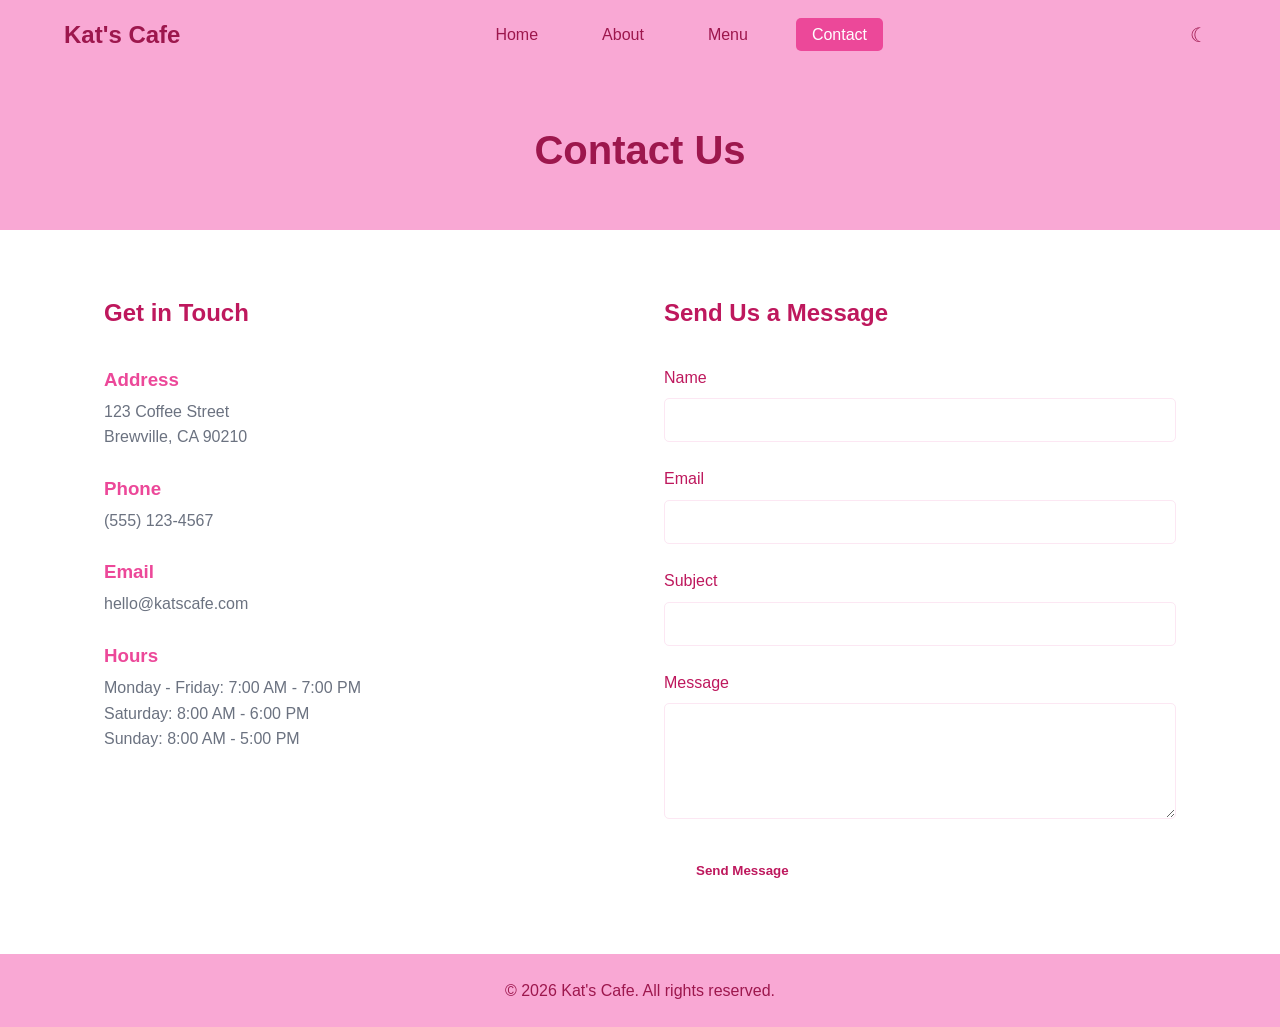
<file: contact.html>
<!DOCTYPE html>
<html lang="en">
<head>
    <meta charset="UTF-8">
    <meta name="viewport" content="width=device-width, initial-scale=1.0">
    <title>Kat's Cafe - Contact</title>
    <link rel="stylesheet" href="styles.css">
    <script>try{var t=localStorage.getItem('theme')||(window.matchMedia('(prefers-color-scheme:dark)').matches?'dark':null);if(t)document.documentElement.setAttribute('data-theme',t)}catch(e){}</script>
</head>
<body>
    <header>
        <nav class="navbar">
            <div class="logo">Kat's Cafe</div>
            <ul class="nav-links">
                <li><a href="index.html">Home</a></li>
                <li><a href="about.html">About</a></li>
                <li><a href="menu.html">Menu</a></li>
                <li><a href="contact.html" class="active">Contact</a></li>
            </ul>
            <div class="nav-controls">
                <button class="dark-toggle" aria-label="Toggle dark mode">☾</button>
                <button class="nav-toggle" aria-label="Toggle navigation">
                    <span class="hamburger"></span>
                </button>
            </div>
        </nav>
    </header>

    <main>
        <section class="page-header">
            <h1>Contact Us</h1>
        </section>

        <section class="contact-content">
            <div class="contact-info">
                <h2>Get in Touch</h2>
                <div class="info-item">
                    <h3>Address</h3>
                    <p>123 Coffee Street<br>Brewville, CA 90210</p>
                </div>
                <div class="info-item">
                    <h3>Phone</h3>
                    <p>(555) 123-4567</p>
                </div>
                <div class="info-item">
                    <h3>Email</h3>
                    <p>hello@katscafe.com</p>
                </div>
                <div class="info-item">
                    <h3>Hours</h3>
                    <p>Monday - Friday: 7:00 AM - 7:00 PM<br>
                    Saturday: 8:00 AM - 6:00 PM<br>
                    Sunday: 8:00 AM - 5:00 PM</p>
                </div>
            </div>

            <div class="contact-form">
                <h2>Send Us a Message</h2>
                <form>
                    <div class="form-group">
                        <label for="name">Name</label>
                        <input type="text" id="name" name="name" required>
                    </div>
                    <div class="form-group">
                        <label for="email">Email</label>
                        <input type="email" id="email" name="email" required>
                    </div>
                    <div class="form-group">
                        <label for="subject">Subject</label>
                        <input type="text" id="subject" name="subject" required>
                    </div>
                    <div class="form-group">
                        <label for="message">Message</label>
                        <textarea id="message" name="message" rows="5" required></textarea>
                    </div>
                    <button type="submit" class="btn">Send Message</button>
                </form>
            </div>
        </section>
    </main>

    <footer>
        <p>&copy; 2026 Kat's Cafe. All rights reserved.</p>
    </footer>

    <script src="script.js"></script>
</body>
</html>
</file>
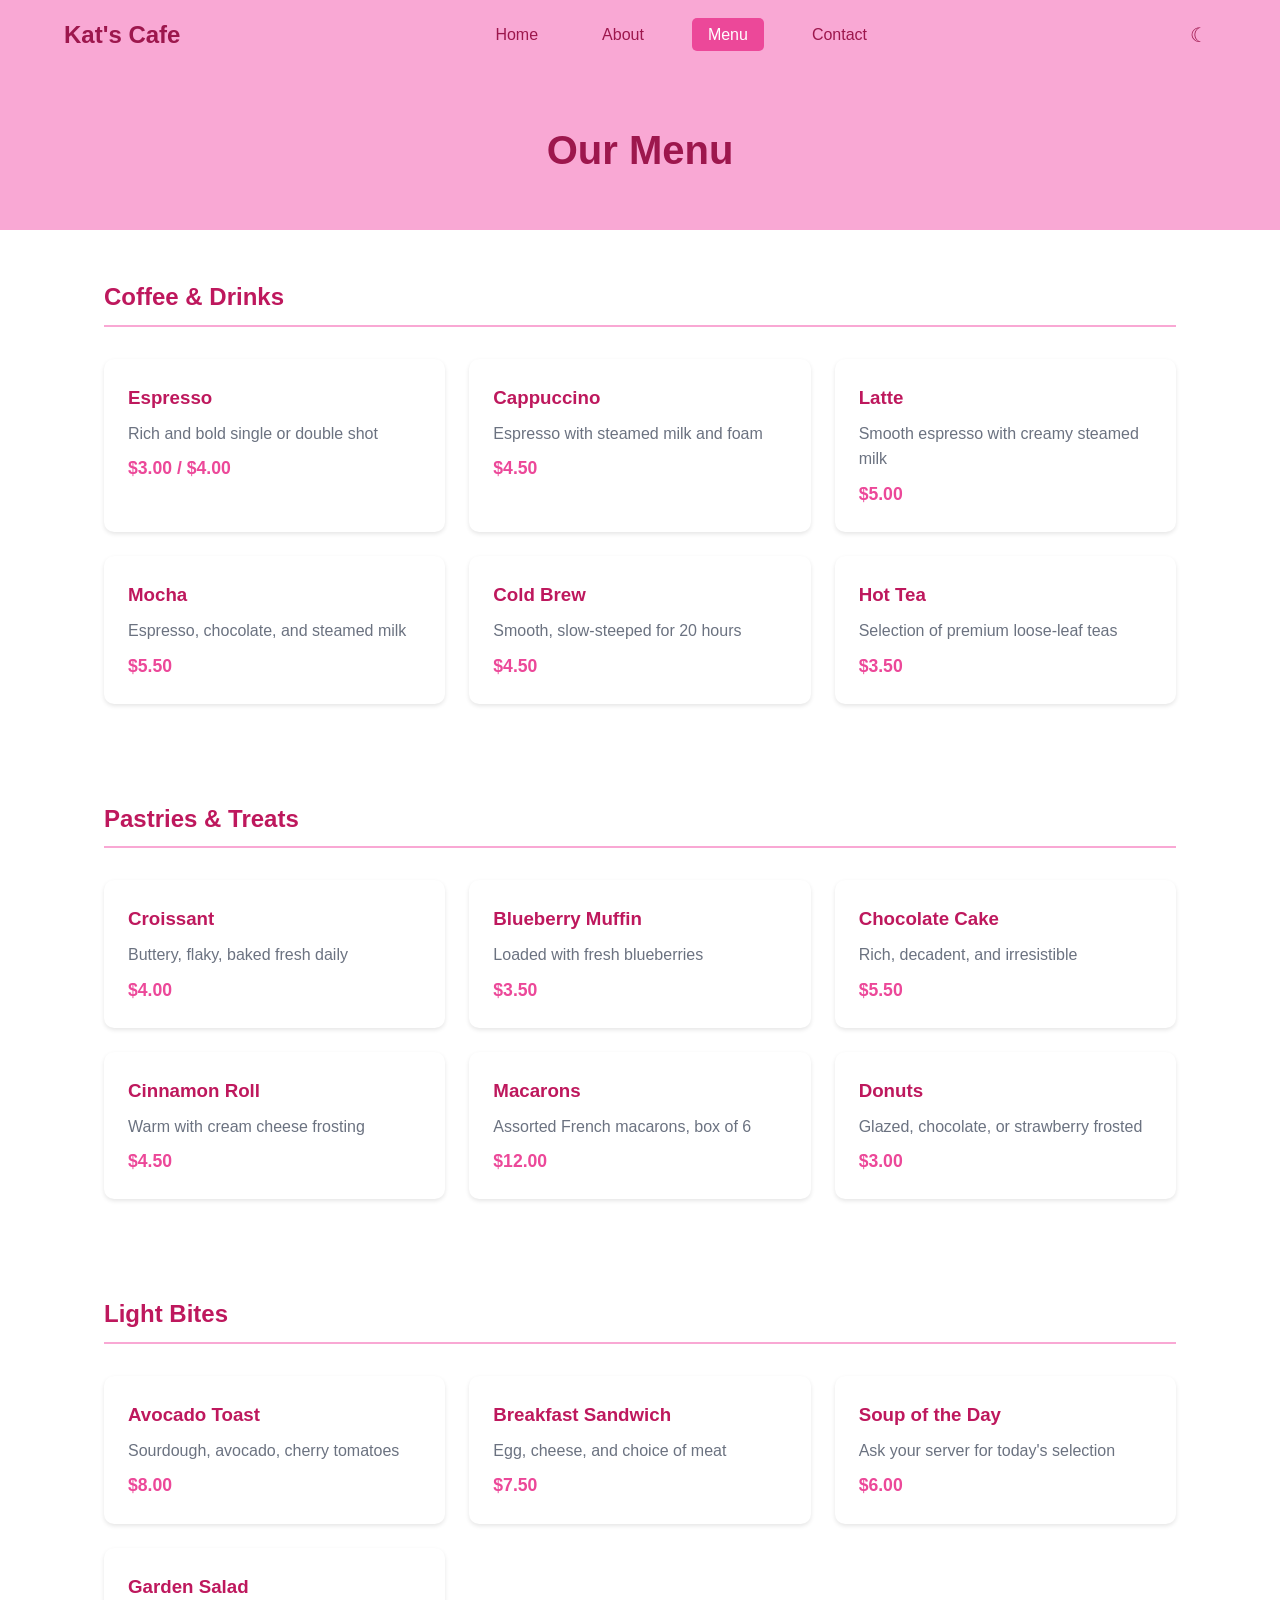
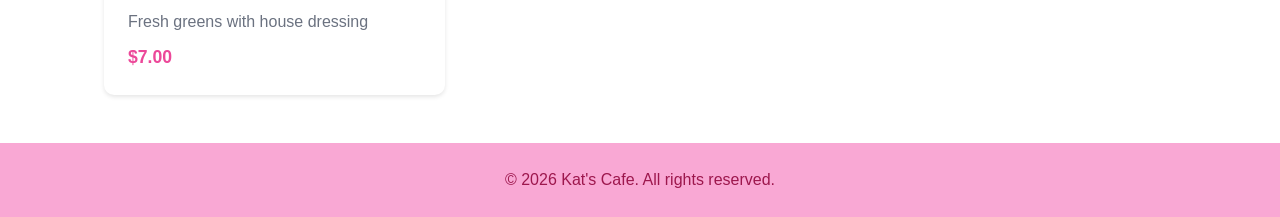
<file: menu.html>
<!DOCTYPE html>
<html lang="en">
<head>
    <meta charset="UTF-8">
    <meta name="viewport" content="width=device-width, initial-scale=1.0">
    <title>Kat's Cafe - Menu</title>
    <link rel="stylesheet" href="styles.css">
    <script>try{var t=localStorage.getItem('theme')||(window.matchMedia('(prefers-color-scheme:dark)').matches?'dark':null);if(t)document.documentElement.setAttribute('data-theme',t)}catch(e){}</script>
</head>
<body>
    <header>
        <nav class="navbar">
            <div class="logo">Kat's Cafe</div>
            <ul class="nav-links">
                <li><a href="index.html">Home</a></li>
                <li><a href="about.html">About</a></li>
                <li><a href="menu.html" class="active">Menu</a></li>
                <li><a href="contact.html">Contact</a></li>
            </ul>
            <div class="nav-controls">
                <button class="dark-toggle" aria-label="Toggle dark mode">☾</button>
                <button class="nav-toggle" aria-label="Toggle navigation">
                    <span class="hamburger"></span>
                </button>
            </div>
        </nav>
    </header>

    <main>
        <section class="page-header">
            <h1>Our Menu</h1>
        </section>

        <section class="menu-section">
            <h2>Coffee & Drinks</h2>
            <div class="menu-grid">
                <div class="menu-item">
                    <h3>Espresso</h3>
                    <p>Rich and bold single or double shot</p>
                    <span class="price">$3.00 / $4.00</span>
                </div>
                <div class="menu-item">
                    <h3>Cappuccino</h3>
                    <p>Espresso with steamed milk and foam</p>
                    <span class="price">$4.50</span>
                </div>
                <div class="menu-item">
                    <h3>Latte</h3>
                    <p>Smooth espresso with creamy steamed milk</p>
                    <span class="price">$5.00</span>
                </div>
                <div class="menu-item">
                    <h3>Mocha</h3>
                    <p>Espresso, chocolate, and steamed milk</p>
                    <span class="price">$5.50</span>
                </div>
                <div class="menu-item">
                    <h3>Cold Brew</h3>
                    <p>Smooth, slow-steeped for 20 hours</p>
                    <span class="price">$4.50</span>
                </div>
                <div class="menu-item">
                    <h3>Hot Tea</h3>
                    <p>Selection of premium loose-leaf teas</p>
                    <span class="price">$3.50</span>
                </div>
            </div>
        </section>

        <section class="menu-section">
            <h2>Pastries & Treats</h2>
            <div class="menu-grid">
                <div class="menu-item">
                    <h3>Croissant</h3>
                    <p>Buttery, flaky, baked fresh daily</p>
                    <span class="price">$4.00</span>
                </div>
                <div class="menu-item">
                    <h3>Blueberry Muffin</h3>
                    <p>Loaded with fresh blueberries</p>
                    <span class="price">$3.50</span>
                </div>
                <div class="menu-item">
                    <h3>Chocolate Cake</h3>
                    <p>Rich, decadent, and irresistible</p>
                    <span class="price">$5.50</span>
                </div>
                <div class="menu-item">
                    <h3>Cinnamon Roll</h3>
                    <p>Warm with cream cheese frosting</p>
                    <span class="price">$4.50</span>
                </div>
                <div class="menu-item">
                    <h3>Macarons</h3>
                    <p>Assorted French macarons, box of 6</p>
                    <span class="price">$12.00</span>
                </div>
                <div class="menu-item">
                    <h3>Donuts</h3>
                    <p>Glazed, chocolate, or strawberry frosted</p>
                    <span class="price">$3.00</span>
                </div>
            </div>
        </section>

        <section class="menu-section">
            <h2>Light Bites</h2>
            <div class="menu-grid">
                <div class="menu-item">
                    <h3>Avocado Toast</h3>
                    <p>Sourdough, avocado, cherry tomatoes</p>
                    <span class="price">$8.00</span>
                </div>
                <div class="menu-item">
                    <h3>Breakfast Sandwich</h3>
                    <p>Egg, cheese, and choice of meat</p>
                    <span class="price">$7.50</span>
                </div>
                <div class="menu-item">
                    <h3>Soup of the Day</h3>
                    <p>Ask your server for today's selection</p>
                    <span class="price">$6.00</span>
                </div>
                <div class="menu-item">
                    <h3>Garden Salad</h3>
                    <p>Fresh greens with house dressing</p>
                    <span class="price">$7.00</span>
                </div>
            </div>
        </section>
    </main>

    <footer>
        <p>&copy; 2026 Kat's Cafe. All rights reserved.</p>
    </footer>

    <script src="script.js"></script>
</body>
</html>
</file>
<file: styles.css>
/* Reset and Base Styles */
* {
    margin: 0;
    padding: 0;
    box-sizing: border-box;
}

:root {
    --color-bg: #ffffff;
    --color-surface: #ffffff;
    --color-bg-tinted: #fce7f3;
    --color-nav-bg: #f9a8d4;
    --color-text: #333;
    --color-text-muted: #6b7280;
    --color-text-on-dark: #ffffff;
    --color-primary: #be185d;
    --color-primary-dark: #9d174d;
    --color-primary-light: #ec4899;
    --color-primary-btn-hover: #f472b6;
    --color-hero-overlay: rgba(0, 0, 0, 0.55);
    --color-shadow: rgba(0, 0, 0, 0.1);
    --color-shadow-hover: rgba(0, 0, 0, 0.15);
    --color-gallery-overlay: rgba(157, 23, 77, 0.85);
}

[data-theme="dark"] {
    --color-bg: #18181b;
    --color-surface: #27272a;
    --color-bg-tinted: #2d1b26;
    --color-nav-bg: #3b0f35;
    --color-text: #f4f4f5;
    --color-text-muted: #a1a1aa;
    --color-text-on-dark: #ffffff;
    --color-primary: #f9a8d4;
    --color-primary-dark: #fce7f3;
    --color-primary-light: #f472b6;
    --color-primary-btn-hover: #be185d;
    --color-hero-overlay: rgba(0, 0, 0, 0.65);
    --color-shadow: rgba(0, 0, 0, 0.3);
    --color-shadow-hover: rgba(0, 0, 0, 0.5);
    --color-gallery-overlay: rgba(30, 0, 20, 0.9);
}

/* Dark mode overrides — fixes that can't be handled by variables alone */
[data-theme="dark"] .btn {
    border: 2px solid var(--color-primary);
}

[data-theme="dark"] .feature-card,
[data-theme="dark"] .hours-card,
[data-theme="dark"] .location-card,
[data-theme="dark"] .menu-item {
    border: 1px solid #3f3f46;
}

[data-theme="dark"] .hours-row {
    border-bottom-color: #3f3f46;
}

[data-theme="dark"] .menu-section h2 {
    border-bottom-color: var(--color-primary);
}

[data-theme="dark"] .form-group input,
[data-theme="dark"] .form-group textarea {
    background-color: var(--color-surface);
    color: var(--color-text);
    border-color: #3f3f46;
}

body {
    font-family: -apple-system, BlinkMacSystemFont, 'Segoe UI', Roboto, Oxygen, Ubuntu, sans-serif;
    line-height: 1.6;
    color: var(--color-text);
    background-color: var(--color-bg);
    min-height: 100vh;
    display: flex;
    flex-direction: column;
}

/* Navigation */
.navbar {
    display: flex;
    justify-content: space-between;
    align-items: center;
    padding: 1rem 5%;
    background-color: var(--color-nav-bg);
    position: sticky;
    top: 0;
    z-index: 1000;
}

.logo {
    font-size: 1.5rem;
    font-weight: bold;
    color: var(--color-primary-dark);
}

.nav-links {
    display: flex;
    list-style: none;
    gap: 2rem;
}

.nav-links a {
    text-decoration: none;
    color: var(--color-primary-dark);
    font-weight: 500;
    padding: 0.5rem 1rem;
    border-radius: 5px;
    transition: all 0.3s ease;
}

.nav-links a:hover,
.nav-links a.active {
    color: var(--color-text-on-dark);
    background-color: var(--color-primary-light);
    transform: translateY(-2px);
}

.nav-toggle {
    display: none;
    background: none;
    border: none;
    cursor: pointer;
    padding: 0.5rem;
}

.hamburger {
    display: block;
    width: 25px;
    height: 3px;
    background-color: var(--color-primary-dark);
    position: relative;
    transition: background-color 0.3s;
}

.hamburger::before,
.hamburger::after {
    content: '';
    position: absolute;
    width: 25px;
    height: 3px;
    background-color: var(--color-primary-dark);
    left: 0;
}

.hamburger::before {
    top: -8px;
}

.hamburger::after {
    top: 8px;
}

/* Nav Controls (dark toggle + hamburger wrapper) */
.nav-controls {
    display: flex;
    align-items: center;
    gap: 0.25rem;
}

.dark-toggle {
    background: none;
    border: none;
    cursor: pointer;
    font-size: 1.25rem;
    padding: 0.5rem;
    color: var(--color-primary-dark);
    border-radius: 5px;
    transition: background-color 0.3s ease, color 0.3s ease;
    line-height: 1;
}

.dark-toggle:hover {
    background-color: var(--color-primary-light);
    color: var(--color-text-on-dark);
}

/* Main Content */
main {
    flex: 1;
}

/* Hero Section */
.hero {
    background: linear-gradient(var(--color-hero-overlay), var(--color-hero-overlay)),
                url('public/images/hero.jpg') center/cover no-repeat;
    color: var(--color-text-on-dark);
    text-align: center;
    padding: 8rem 5%;
    min-height: 500px;
    display: flex;
    flex-direction: column;
    align-items: center;
    justify-content: center;
}

.hero h1 {
    font-size: 3rem;
    margin-bottom: 1rem;
    text-shadow: 0 2px 4px rgba(0, 0, 0, 0.3);
}

.hero p {
    font-size: 1.25rem;
    margin-bottom: 2rem;
    max-width: 600px;
    margin-left: auto;
    margin-right: auto;
    text-shadow: 0 1px 3px rgba(0, 0, 0, 0.3);
}

/* Buttons */
.btn {
    display: inline-block;
    background-color: var(--color-surface);
    color: var(--color-primary);
    padding: 0.75rem 2rem;
    text-decoration: none;
    border-radius: 5px;
    font-weight: 600;
    border: none;
    cursor: pointer;
    transition: background-color 0.3s ease;
}

.btn:hover {
    background-color: var(--color-primary-btn-hover);
}

/* Features Section */
.features {
    display: grid;
    grid-template-columns: repeat(auto-fit, minmax(280px, 1fr));
    gap: 2rem;
    padding: 4rem 5%;
    max-width: 1200px;
    margin: 0 auto;
}

.feature-card {
    background-color: var(--color-surface);
    padding: 2rem;
    border-radius: 10px;
    text-align: center;
    box-shadow: 0 4px 6px var(--color-shadow);
}

.feature-card h3 {
    color: var(--color-primary);
    margin-bottom: 1rem;
}

.feature-card p {
    color: var(--color-text-muted);
}

/* Gallery Section */
.gallery {
    padding: 4rem 5%;
    max-width: 1200px;
    margin: 0 auto;
}

.gallery h2 {
    text-align: center;
    color: var(--color-primary);
    margin-bottom: 2rem;
    font-size: 2rem;
}

.gallery-banner {
    width: 100%;
    border-radius: 10px;
    overflow: hidden;
    margin-bottom: 2rem;
    box-shadow: 0 4px 6px var(--color-shadow);
}

.gallery-banner img {
    width: 100%;
    height: 300px;
    object-fit: cover;
    display: block;
}

.gallery-grid {
    display: grid;
    grid-template-columns: repeat(auto-fit, minmax(280px, 1fr));
    gap: 1.5rem;
}

.gallery-item {
    position: relative;
    border-radius: 10px;
    overflow: hidden;
    box-shadow: 0 4px 6px var(--color-shadow);
    transition: transform 0.3s ease, box-shadow 0.3s ease;
}

.gallery-item:hover {
    transform: translateY(-5px);
    box-shadow: 0 8px 15px var(--color-shadow-hover);
}

.gallery-item img {
    width: 100%;
    height: 250px;
    object-fit: cover;
    display: block;
}

.gallery-item p {
    position: absolute;
    bottom: 0;
    left: 0;
    right: 0;
    background: linear-gradient(transparent, var(--color-gallery-overlay));
    color: var(--color-text-on-dark);
    padding: 2rem 1rem 1rem;
    margin: 0;
    font-weight: 600;
    text-align: center;
}

/* About Preview Section */
.about-preview {
    background-color: var(--color-bg-tinted);
    padding: 4rem 5%;
}

.about-preview-content {
    max-width: 800px;
    margin: 0 auto;
    text-align: center;
}

.about-preview-content h2 {
    color: var(--color-primary);
    margin-bottom: 1.5rem;
    font-size: 2rem;
}

.about-preview-content p {
    color: var(--color-text-muted);
    margin-bottom: 1rem;
    line-height: 1.8;
}

.about-preview-content .btn {
    margin-top: 1.5rem;
}

/* Hours and Location Section */
.hours-location {
    display: grid;
    grid-template-columns: repeat(auto-fit, minmax(300px, 1fr));
    gap: 2rem;
    padding: 4rem 5%;
    max-width: 1200px;
    margin: 0 auto;
}

.hours-card,
.location-card {
    background-color: var(--color-surface);
    padding: 2rem;
    border-radius: 10px;
    box-shadow: 0 4px 6px var(--color-shadow);
}

.hours-card h2,
.location-card h2 {
    color: var(--color-primary);
    margin-bottom: 1.5rem;
}

.hours-list {
    display: flex;
    flex-direction: column;
    gap: 1rem;
}

.hours-row {
    display: flex;
    justify-content: space-between;
    padding-bottom: 0.75rem;
    border-bottom: 1px solid var(--color-bg-tinted);
}

.hours-row:last-child {
    border-bottom: none;
}

.day {
    color: var(--color-text-muted);
    font-weight: 500;
}

.time {
    color: var(--color-primary);
    font-weight: 600;
}

.location-card p {
    color: var(--color-text-muted);
    margin-bottom: 1rem;
    line-height: 1.6;
}

.location-card .btn {
    margin-top: 0.5rem;
}

/* Page Header */
.page-header {
    background-color: var(--color-nav-bg);
    color: var(--color-primary-dark);
    text-align: center;
    padding: 3rem 5%;
}

.page-header h1 {
    font-size: 2.5rem;
}

/* About Page */
.about-content {
    display: grid;
    grid-template-columns: 1fr 1fr;
    gap: 3rem;
    padding: 4rem 5%;
    max-width: 1200px;
    margin: 0 auto;
}

.about-text h2 {
    color: var(--color-primary);
    margin-bottom: 1rem;
    margin-top: 2rem;
}

.about-text h2:first-child {
    margin-top: 0;
}

.about-text p {
    margin-bottom: 1rem;
    color: var(--color-text-muted);
}

.about-text ul {
    list-style: none;
    padding-left: 0;
}

.about-text li {
    margin-bottom: 0.75rem;
    color: var(--color-text-muted);
}

.about-image img {
    width: 100%;
    height: 100%;
    min-height: 300px;
    object-fit: cover;
    border-radius: 10px;
    box-shadow: 0 4px 6px var(--color-shadow);
}

/* Menu Page */
.menu-section {
    padding: 3rem 5%;
    max-width: 1200px;
    margin: 0 auto;
}

.menu-section h2 {
    color: var(--color-primary);
    margin-bottom: 2rem;
    padding-bottom: 0.5rem;
    border-bottom: 2px solid var(--color-nav-bg);
}

.menu-grid {
    display: grid;
    grid-template-columns: repeat(auto-fit, minmax(280px, 1fr));
    gap: 1.5rem;
}

.menu-item {
    background-color: var(--color-surface);
    padding: 1.5rem;
    border-radius: 10px;
    box-shadow: 0 2px 4px var(--color-shadow);
}

.menu-item h3 {
    color: var(--color-primary);
    margin-bottom: 0.5rem;
}

.menu-item p {
    color: var(--color-text-muted);
    margin-bottom: 0.5rem;
}

.price {
    color: var(--color-primary-light);
    font-weight: 700;
    font-size: 1.1rem;
}

/* Contact Page */
.contact-content {
    display: grid;
    grid-template-columns: 1fr 1fr;
    gap: 3rem;
    padding: 4rem 5%;
    max-width: 1200px;
    margin: 0 auto;
}

.contact-info h2,
.contact-form h2 {
    color: var(--color-primary);
    margin-bottom: 2rem;
}

.info-item {
    margin-bottom: 1.5rem;
}

.info-item h3 {
    color: var(--color-primary-light);
    margin-bottom: 0.25rem;
}

.info-item p {
    color: var(--color-text-muted);
}

/* Forms */
.form-group {
    margin-bottom: 1.5rem;
}

.form-group label {
    display: block;
    margin-bottom: 0.5rem;
    color: var(--color-primary);
    font-weight: 500;
}

.form-group input,
.form-group textarea {
    width: 100%;
    padding: 0.75rem;
    border: 1px solid var(--color-bg-tinted);
    border-radius: 5px;
    font-size: 1rem;
    font-family: inherit;
}

.form-group input:focus,
.form-group textarea:focus {
    outline: none;
    border-color: var(--color-primary-light);
}

/* Footer */
footer {
    background-color: var(--color-nav-bg);
    color: var(--color-primary-dark);
    text-align: center;
    padding: 1.5rem 5%;
    margin-top: auto;
}

/* Mobile Responsive */
@media (max-width: 768px) {
    .nav-toggle {
        display: block;
    }

    .nav-links {
        position: absolute;
        top: 100%;
        left: 0;
        right: 0;
        background-color: var(--color-nav-bg);
        flex-direction: column;
        align-items: center;
        padding: 1rem 0;
        gap: 1rem;
        display: none;
    }

    .nav-links.active {
        display: flex;
    }

    .hero h1 {
        font-size: 2rem;
    }

    .hero p {
        font-size: 1rem;
    }

    .about-content,
    .contact-content {
        grid-template-columns: 1fr;
    }

    .about-image {
        order: -1;
    }

    .page-header h1 {
        font-size: 2rem;
    }
}

@media (max-width: 480px) {
    .navbar {
        padding: 1rem;
    }

    .hero {
        padding: 4rem 1rem;
    }

    .features,
    .menu-section,
    .about-content,
    .contact-content {
        padding: 2rem 1rem;
    }

    .hero h1 {
        font-size: 1.75rem;
    }

    .feature-card,
    .menu-item {
        padding: 1.5rem;
    }
}
</file>
